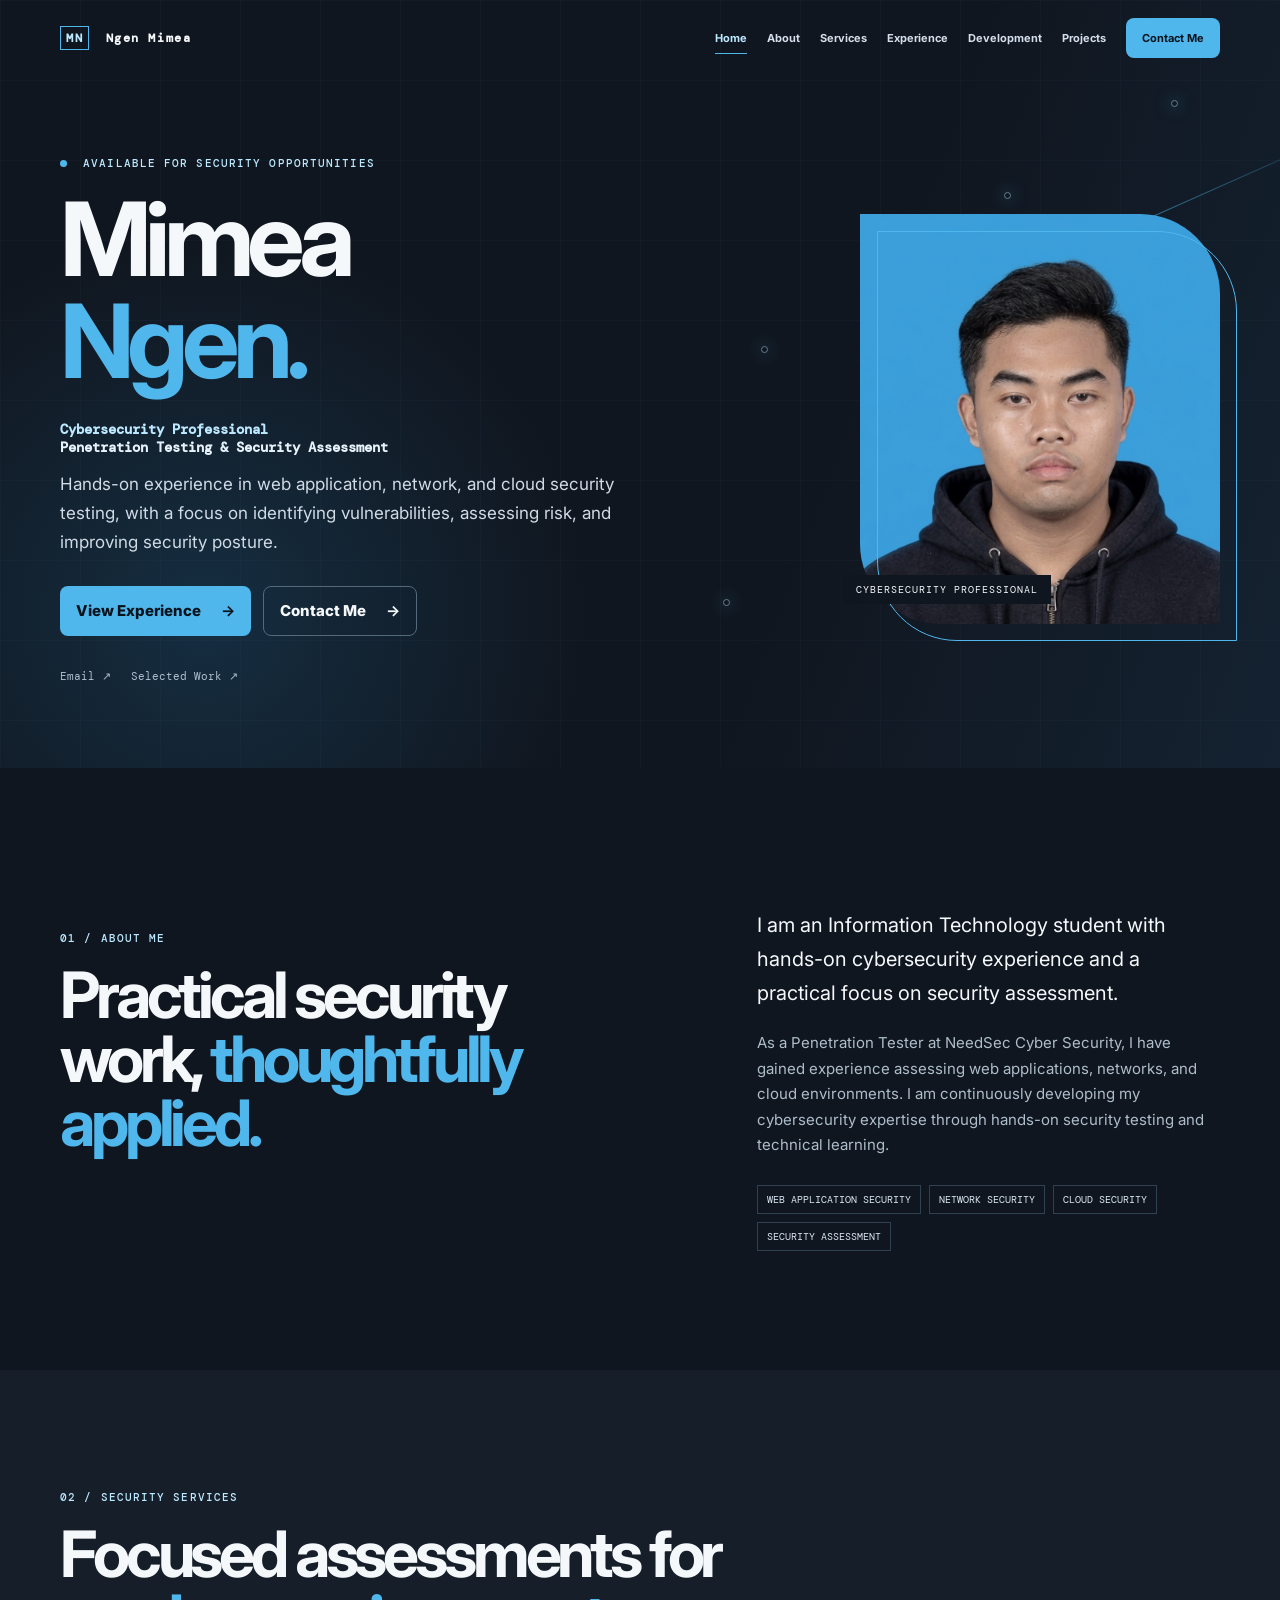
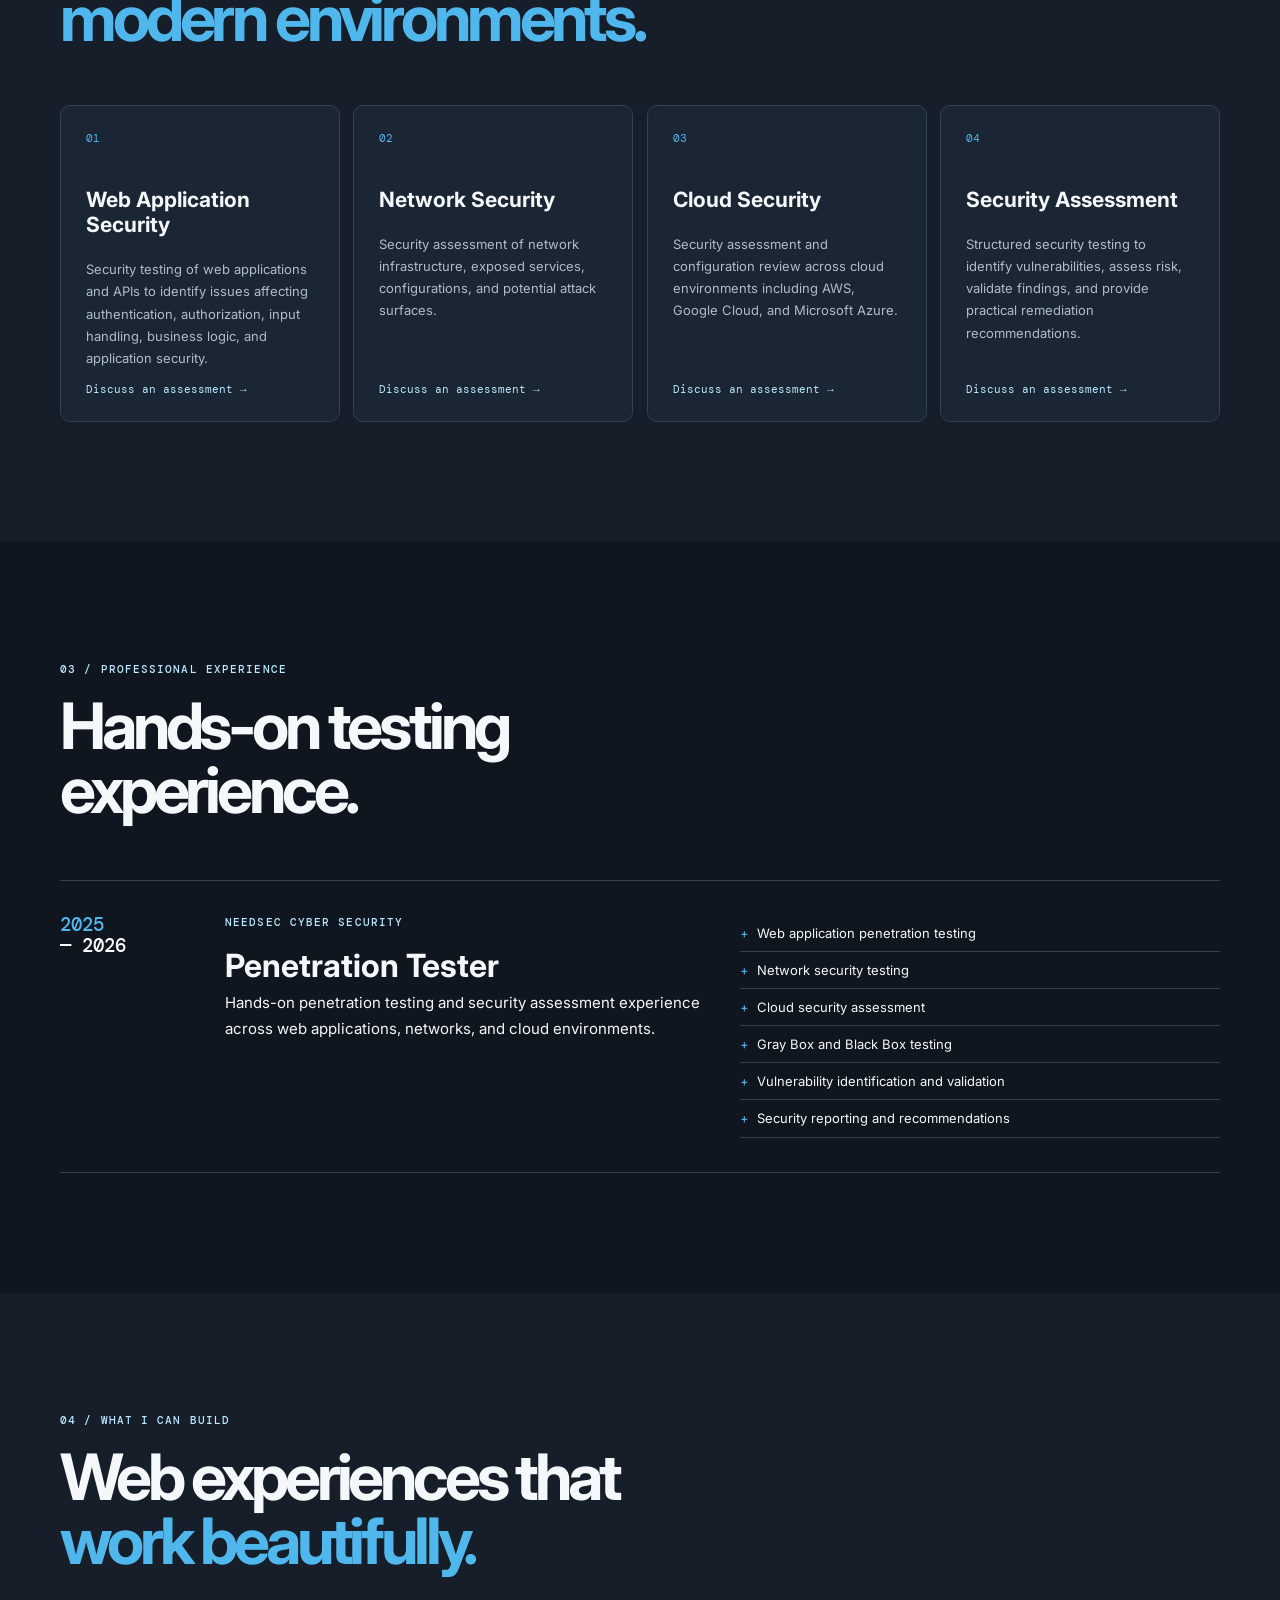
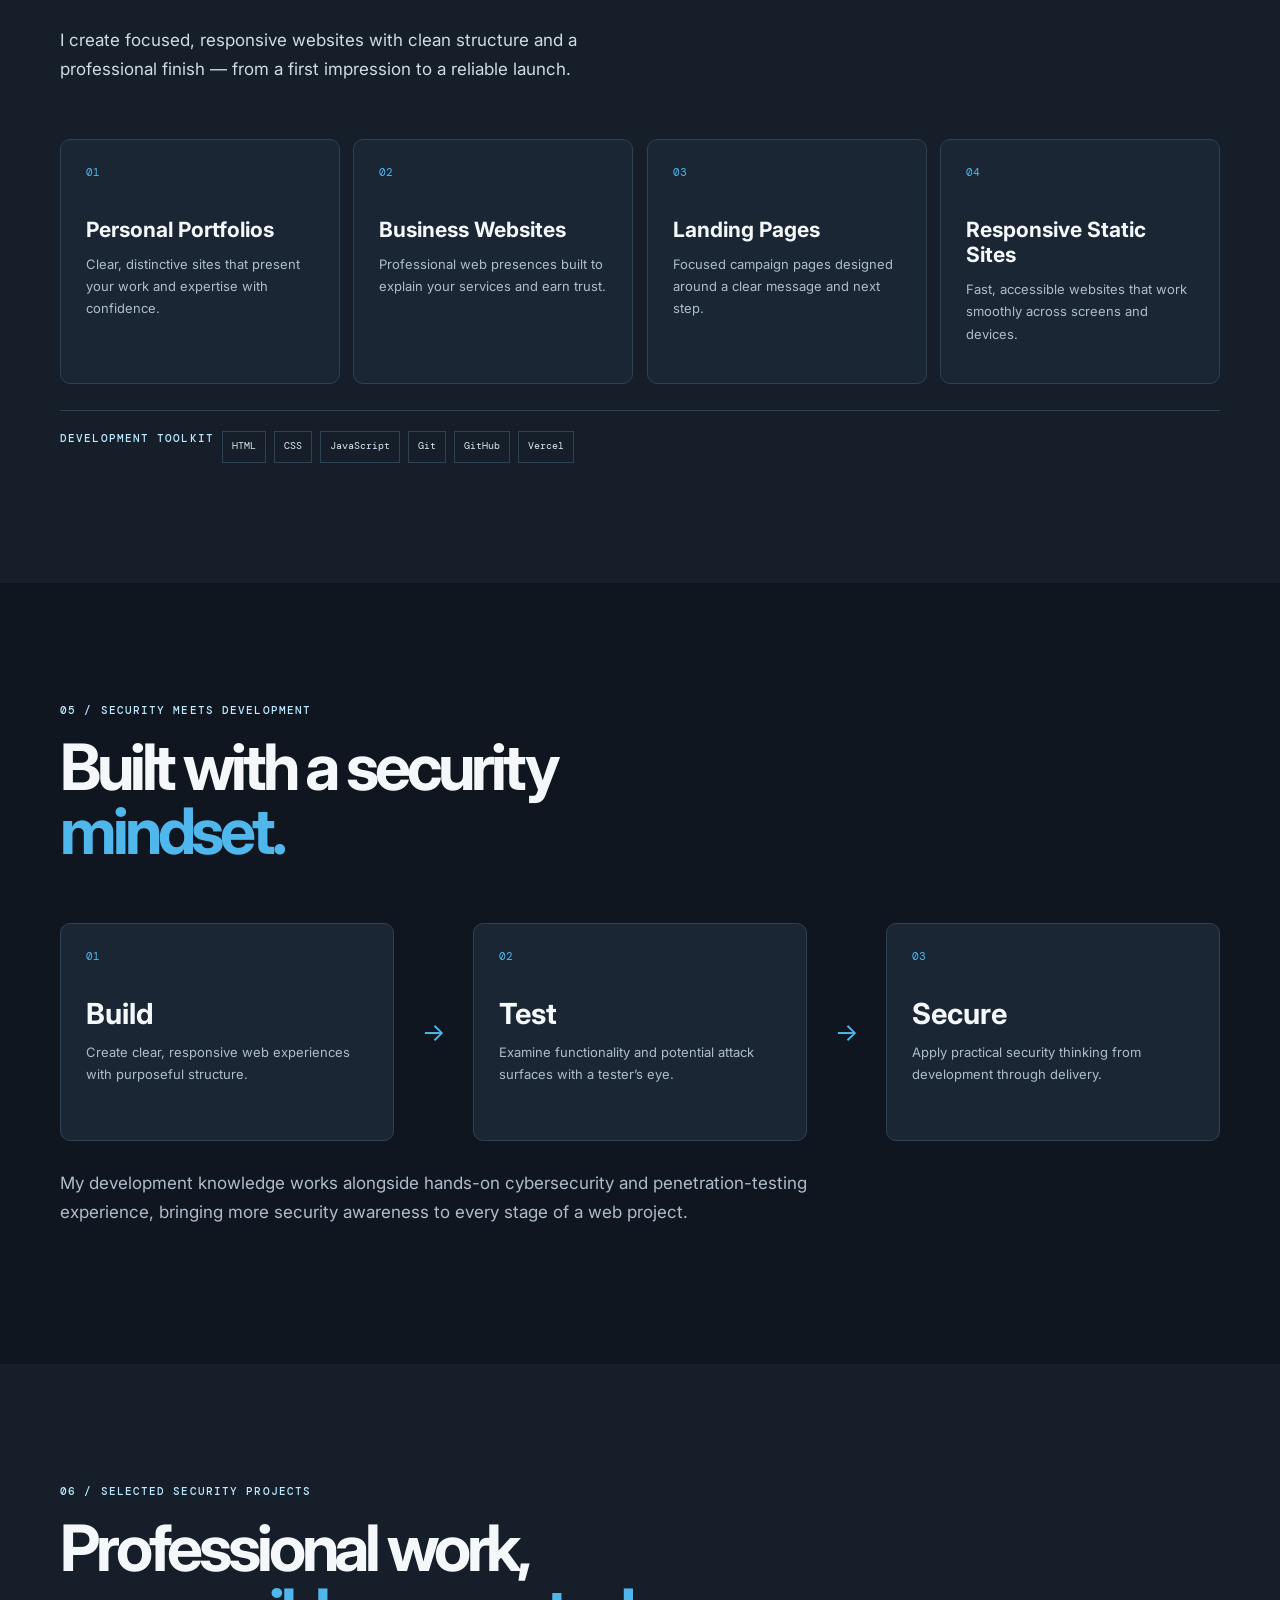
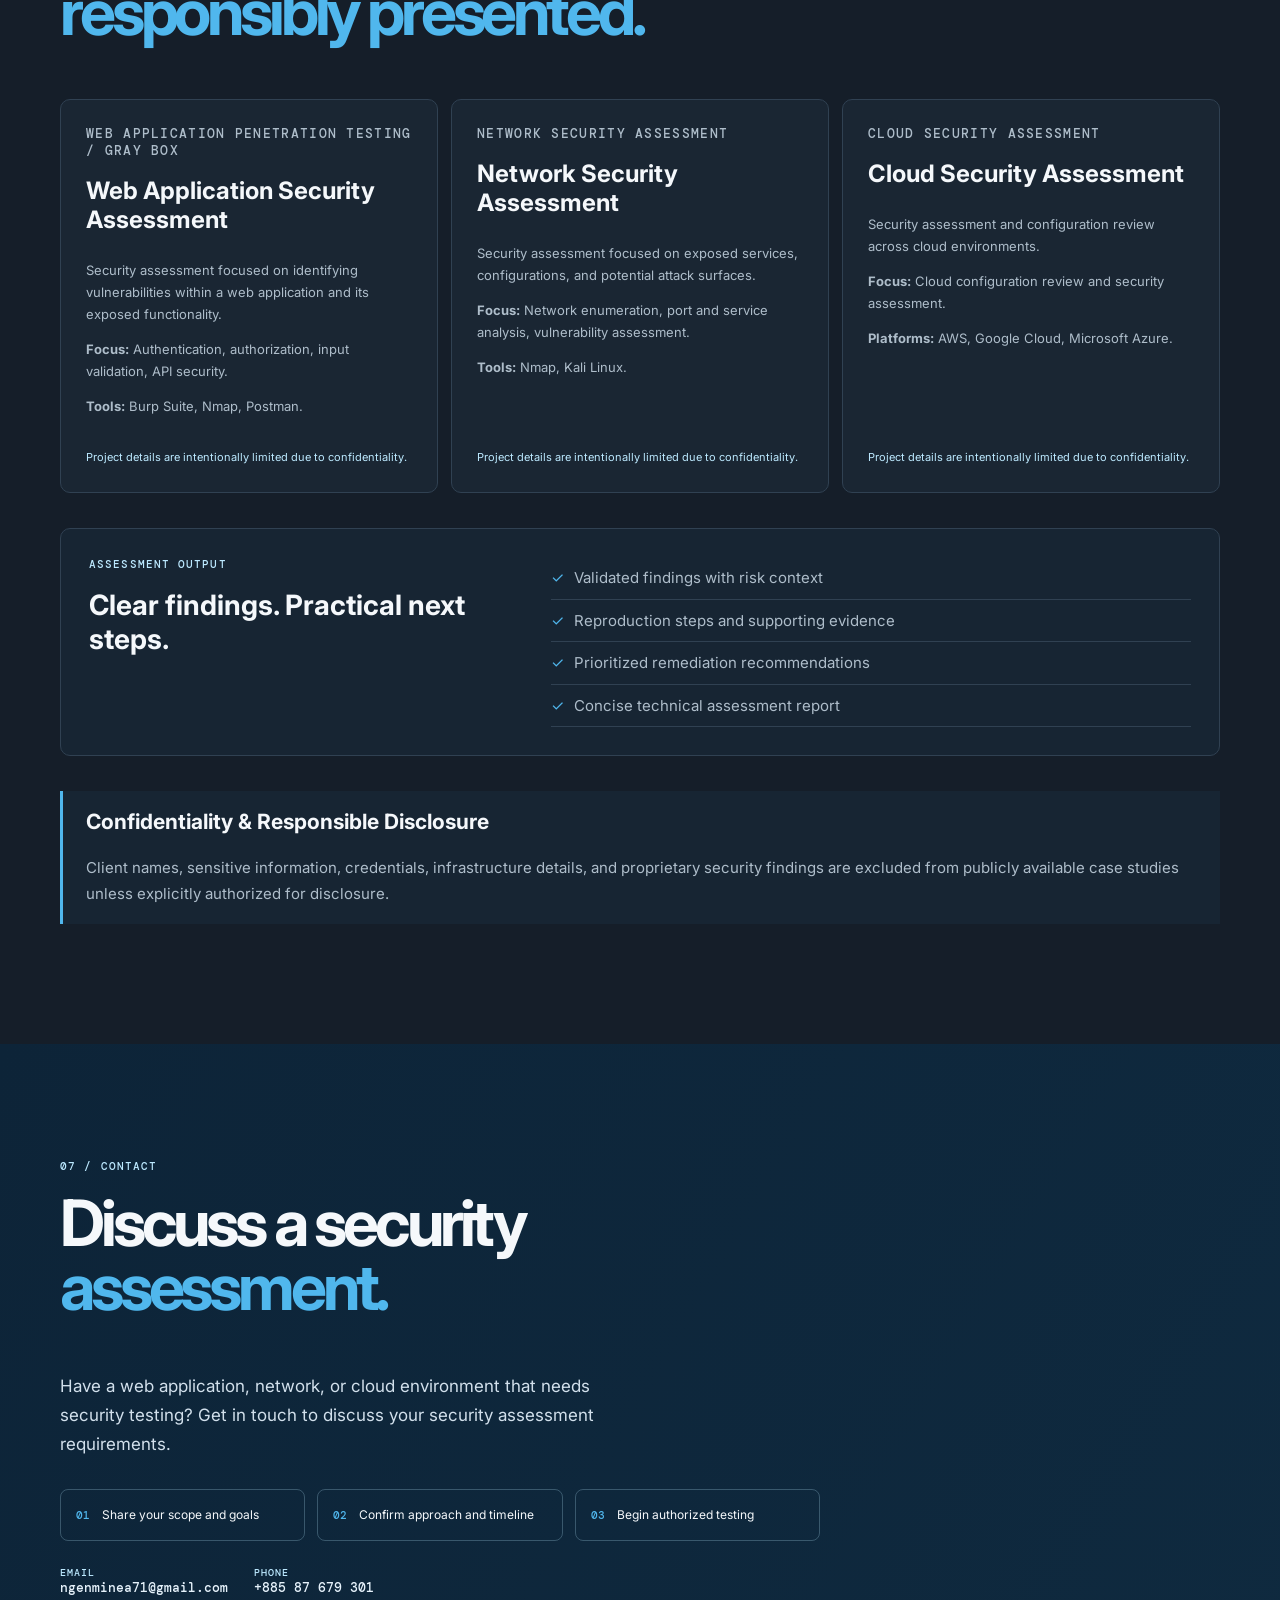
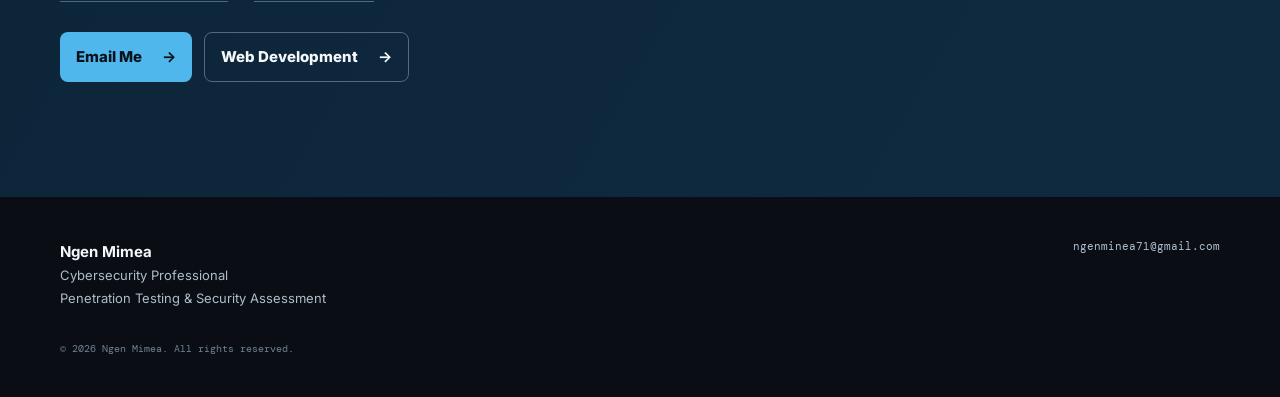
<file: index.html>
<!doctype html>
<html lang="en">
  <head>
    <meta charset="utf-8" />
    <meta name="viewport" content="width=device-width, initial-scale=1" />
    <meta
      name="description"
      content="Ngen Mimea &mdash; Cybersecurity Professional specialising in penetration testing and security assessment."
    />
    <meta name="theme-color" content="#10161f" />
    <meta property="og:type" content="website" />
    <meta property="og:title" content="Ngen Mimea | Cybersecurity Professional" />
    <meta
      property="og:description"
      content="Penetration testing and security assessment for web applications, networks, and cloud environments."
    />
    <meta property="og:image" content="assets/minea-ngen-portrait.jpg" />
    <meta name="twitter:card" content="summary_large_image" />
    <title>Ngen Mimea | Cybersecurity Professional</title>
    <link rel="preconnect" href="https://fonts.googleapis.com" />
    <link rel="preconnect" href="https://fonts.gstatic.com" crossorigin />
    <link
      href="https://fonts.googleapis.com/css2?family=DM+Mono:wght@400;500&family=Inter:wght@400;500;600;700;800&display=swap"
      rel="stylesheet"
    />
    <link rel="stylesheet" href="css/style.css" />
  </head>
  <body>
    <a class="skip-link" href="#main">Skip to content</a>
    <div class="scroll-progress" aria-hidden="true"><span></span></div>
    <header class="site-header">
      <nav class="nav container" aria-label="Primary navigation">
        <a class="brand" href="#home"><span>MN</span> Ngen Mimea</a
        ><button
          class="menu-toggle"
          aria-expanded="false"
          aria-controls="nav-links"
        >
          <span></span><span></span><span></span
          ><b class="sr-only">Open navigation</b>
        </button>
        <div class="nav-links" id="nav-links">
          <a href="#home">Home</a><a href="#about">About</a
          ><a href="#services">Services</a><a href="#experience">Experience</a
          ><a href="#build">Development</a><a href="#projects">Projects</a
          ><a class="nav-cta" href="#contact">Contact Me</a>
        </div>
      </nav>
    </header>
    <main id="main">
      <section id="home" class="hero">
        <div class="network" aria-hidden="true">
          <i></i><i></i><i></i><i></i><i></i>
        </div>
        <div class="container hero-grid">
          <div class="hero-content reveal">
            <p class="eyebrow"><i></i> AVAILABLE FOR SECURITY OPPORTUNITIES</p>
            <h1>Mimea<br /><em>Ngen.</em></h1>
            <p class="kicker">
              Cybersecurity Professional<br /><span
                >Penetration Testing &amp; Security Assessment</span
              >
            </p>
            <p class="hero-copy">
              Hands-on experience in web application, network, and cloud
              security testing, with a focus on identifying vulnerabilities,
              assessing risk, and improving security posture.
            </p>
            <div class="actions">
              <a class="button" href="#experience"
                >View Experience <b>&rarr;</b></a
              ><a class="button outline" href="#contact"
                >Contact Me <b>&rarr;</b></a
              >
            </div>
            <div class="socials">
              <a href="mailto:ngenminea71@gmail.com"
                >Email <span>&nearr;</span></a
              ><a href="#projects">Selected Work <span>&nearr;</span></a>
            </div>
          </div>
          <figure class="portrait reveal delay-1">
            <img
              src="assets/minea-ngen-portrait.jpg"
              alt="Ngen Mimea, Cybersecurity Professional"
              width="1024"
              height="1050"
              fetchpriority="high"
              decoding="async"
            />
            <figcaption><i></i> CYBERSECURITY PROFESSIONAL</figcaption>
          </figure>
        </div>
      </section>
      <section id="about" class="section">
        <div class="container two-col">
          <div class="reveal">
            <p class="eyebrow">01 / ABOUT ME</p>
            <h2>
              Practical security<br />work, <em>thoughtfully applied.</em>
            </h2>
          </div>
          <div class="body-copy reveal delay-1">
            <p class="lead">
              I am an Information Technology student with hands-on cybersecurity
              experience and a practical focus on security assessment.
            </p>
            <p>
              As a Penetration Tester at NeedSec Cyber Security, I have gained
              experience assessing web applications, networks, and cloud
              environments. I am continuously developing my cybersecurity
              expertise through hands-on security testing and technical
              learning.
            </p>
            <div class="focus">
              <span>WEB APPLICATION SECURITY</span><span>NETWORK SECURITY</span
              ><span>CLOUD SECURITY</span><span>SECURITY ASSESSMENT</span>
            </div>
          </div>
        </div>
      </section>
      <section id="services" class="section surface">
        <div class="container">
          <div class="reveal">
            <p class="eyebrow">02 / SECURITY SERVICES</p>
            <h2>Focused assessments for<br /><em>modern environments.</em></h2>
          </div>
          <div class="service-grid">
            <article class="reveal">
              <span>01</span>
              <h3>Web Application Security</h3>
              <p>
                Security testing of web applications and APIs to identify issues
                affecting authentication, authorization, input handling,
                business logic, and application security.
              </p>
              <a href="#contact">Discuss an assessment <b>&rarr;</b></a>
            </article>
            <article class="reveal delay-1">
              <span>02</span>
              <h3>Network Security</h3>
              <p>
                Security assessment of network infrastructure, exposed services,
                configurations, and potential attack surfaces.
              </p>
              <a href="#contact">Discuss an assessment <b>&rarr;</b></a>
            </article>
            <article class="reveal delay-2">
              <span>03</span>
              <h3>Cloud Security</h3>
              <p>
                Security assessment and configuration review across cloud
                environments including AWS, Google Cloud, and Microsoft Azure.
              </p>
              <a href="#contact">Discuss an assessment <b>&rarr;</b></a>
            </article>
            <article class="reveal delay-3">
              <span>04</span>
              <h3>Security Assessment</h3>
              <p>
                Structured security testing to identify vulnerabilities, assess
                risk, validate findings, and provide practical remediation
                recommendations.
              </p>
              <a href="#contact">Discuss an assessment <b>&rarr;</b></a>
            </article>
          </div>
        </div>
      </section>
      <section id="experience" class="section">
        <div class="container">
          <div class="reveal">
            <p class="eyebrow">03 / PROFESSIONAL EXPERIENCE</p>
            <h2>Hands-on testing<br />experience.</h2>
          </div>
          <article class="experience reveal">
            <div class="year">2025<br /><span>&mdash; 2026</span></div>
            <div>
              <p class="label">NEEDSEC CYBER SECURITY</p>
              <h3>Penetration Tester</h3>
              <p>
                Hands-on penetration testing and security assessment experience
                across web applications, networks, and cloud environments.
              </p>
            </div>
            <ul>
              <li>Web application penetration testing</li>
              <li>Network security testing</li>
              <li>Cloud security assessment</li>
              <li>Gray Box and Black Box testing</li>
              <li>Vulnerability identification and validation</li>
              <li>Security reporting and recommendations</li>
            </ul>
          </article>
        </div>
      </section>
      <section id="build" class="section surface">
        <div class="container">
          <div class="reveal">
            <p class="eyebrow">04 / WHAT I CAN BUILD</p>
            <h2>Web experiences that<br /><em>work beautifully.</em></h2>
            <p class="section-intro">
              I create focused, responsive websites with clean structure and a
              professional finish &mdash; from a first impression to a reliable
              launch.
            </p>
          </div>
          <div class="build-grid">
            <article class="build-card reveal">
              <span>01</span>
              <h3>Personal Portfolios</h3>
              <p>
                Clear, distinctive sites that present your work and expertise
                with confidence.
              </p>
            </article>
            <article class="build-card reveal delay-1">
              <span>02</span>
              <h3>Business Websites</h3>
              <p>
                Professional web presences built to explain your services and
                earn trust.
              </p>
            </article>
            <article class="build-card reveal delay-2">
              <span>03</span>
              <h3>Landing Pages</h3>
              <p>
                Focused campaign pages designed around a clear message and next
                step.
              </p>
            </article>
            <article class="build-card reveal delay-3">
              <span>04</span>
              <h3>Responsive Static Sites</h3>
              <p>
                Fast, accessible websites that work smoothly across screens and
                devices.
              </p>
            </article>
          </div>
          <div class="tech-stack reveal">
            <p class="label">DEVELOPMENT TOOLKIT</p>
            <span>HTML</span><span>CSS</span><span>JavaScript</span
            ><span>Git</span><span>GitHub</span><span>Vercel</span>
          </div>
        </div>
      </section>
      <section id="process" class="section">
        <div class="container">
          <div class="reveal">
            <p class="eyebrow">05 / SECURITY MEETS DEVELOPMENT</p>
            <h2>Built with a security<br /><em>mindset.</em></h2>
          </div>
          <div class="security-flow reveal" aria-label="Build, test, secure">
            <div>
              <b>01</b>
              <h3>Build</h3>
              <p>
                Create clear, responsive web experiences with purposeful
                structure.
              </p>
            </div>
            <i>&rarr;</i>
            <div>
              <b>02</b>
              <h3>Test</h3>
              <p>
                Examine functionality and potential attack surfaces with a
                tester’s eye.
              </p>
            </div>
            <i>&rarr;</i>
            <div>
              <b>03</b>
              <h3>Secure</h3>
              <p>
                Apply practical security thinking from development through
                delivery.
              </p>
            </div>
          </div>
          <p class="security-note reveal">
            My development knowledge works alongside hands-on cybersecurity and
            penetration-testing experience, bringing more security awareness to
            every stage of a web project.
          </p>
        </div>
      </section>
      <section id="projects" class="section surface">
        <div class="container">
          <div class="reveal">
            <p class="eyebrow">06 / SELECTED SECURITY PROJECTS</p>
            <h2>Professional work,<br /><em>responsibly presented.</em></h2>
          </div>
          <div class="project-grid">
            <article class="reveal">
              <p class="label">
                WEB APPLICATION PENETRATION TESTING / GRAY BOX
              </p>
              <h3>Web Application Security Assessment</h3>
              <p>
                Security assessment focused on identifying vulnerabilities
                within a web application and its exposed functionality.
              </p>
              <p>
                <b>Focus:</b> Authentication, authorization, input validation,
                API security.
              </p>
              <p><b>Tools:</b> Burp Suite, Nmap, Postman.</p>
              <small
                >Project details are intentionally limited due to
                confidentiality.</small
              >
            </article>
            <article class="reveal delay-1">
              <p class="label">NETWORK SECURITY ASSESSMENT</p>
              <h3>Network Security Assessment</h3>
              <p>
                Security assessment focused on exposed services, configurations,
                and potential attack surfaces.
              </p>
              <p>
                <b>Focus:</b> Network enumeration, port and service analysis,
                vulnerability assessment.
              </p>
              <p><b>Tools:</b> Nmap, Kali Linux.</p>
              <small
                >Project details are intentionally limited due to
                confidentiality.</small
              >
            </article>
            <article class="reveal delay-2">
              <p class="label">CLOUD SECURITY ASSESSMENT</p>
              <h3>Cloud Security Assessment</h3>
              <p>
                Security assessment and configuration review across cloud
                environments.
              </p>
              <p>
                <b>Focus:</b> Cloud configuration review and security
                assessment.
              </p>
              <p><b>Platforms:</b> AWS, Google Cloud, Microsoft Azure.</p>
              <small
                >Project details are intentionally limited due to
                confidentiality.</small
              >
            </article>
          </div>
          <div class="deliverables reveal" aria-labelledby="deliverables-title">
            <div>
              <p class="eyebrow">ASSESSMENT OUTPUT</p>
              <h3 id="deliverables-title">Clear findings. Practical next steps.</h3>
            </div>
            <ul>
              <li>Validated findings with risk context</li>
              <li>Reproduction steps and supporting evidence</li>
              <li>Prioritized remediation recommendations</li>
              <li>Concise technical assessment report</li>
            </ul>
          </div>
          <aside class="notice reveal">
            <h3>Confidentiality &amp; Responsible Disclosure</h3>
            <p>
              Client names, sensitive information, credentials, infrastructure
              details, and proprietary security findings are excluded from
              publicly available case studies unless explicitly authorized for
              disclosure.
            </p>
          </aside>
        </div>
      </section>
      <section id="contact" class="contact">
        <div class="container reveal">
          <p class="eyebrow">07 / CONTACT</p>
          <h2>Discuss a security<br /><em>assessment.</em></h2>
          <p>
            Have a web application, network, or cloud environment that needs
            security testing? Get in touch to discuss your security assessment
            requirements.
          </p>
          <ol class="contact-steps" aria-label="What happens next">
            <li><b>01</b><span>Share your scope and goals</span></li>
            <li><b>02</b><span>Confirm approach and timeline</span></li>
            <li><b>03</b><span>Begin authorized testing</span></li>
          </ol>
          <div class="contact-details">
            <a href="mailto:ngenminea71@gmail.com"
              ><span>Email</span> ngenminea71@gmail.com</a
            ><a href="tel:+885087679301"><span>Phone</span> +885 87 679 301</a>
          </div>
          <div class="actions">
            <a class="button" href="mailto:ngenminea71@gmail.com"
              >Email Me <b>&rarr;</b></a
            ><a class="button outline" href="#build"
              >Web Development <b>&rarr;</b></a
            >
          </div>
        </div>
      </section>
    </main>
    <button class="back-to-top" type="button" aria-label="Back to top">
      &uarr;
    </button>
    <footer>
      <div class="container footer-grid">
        <div>
          <strong>Ngen Mimea</strong>
          <p>
            Cybersecurity Professional<br />Penetration Testing &amp; Security
            Assessment
          </p>
        </div>
        <a href="mailto:ngenminea71@gmail.com">ngenminea71@gmail.com</a
        ><small>&copy; 2026 Ngen Mimea. All rights reserved.</small>
      </div>
    </footer>
    <script src="js/script.js"></script>
  </body>
</html>
</file>
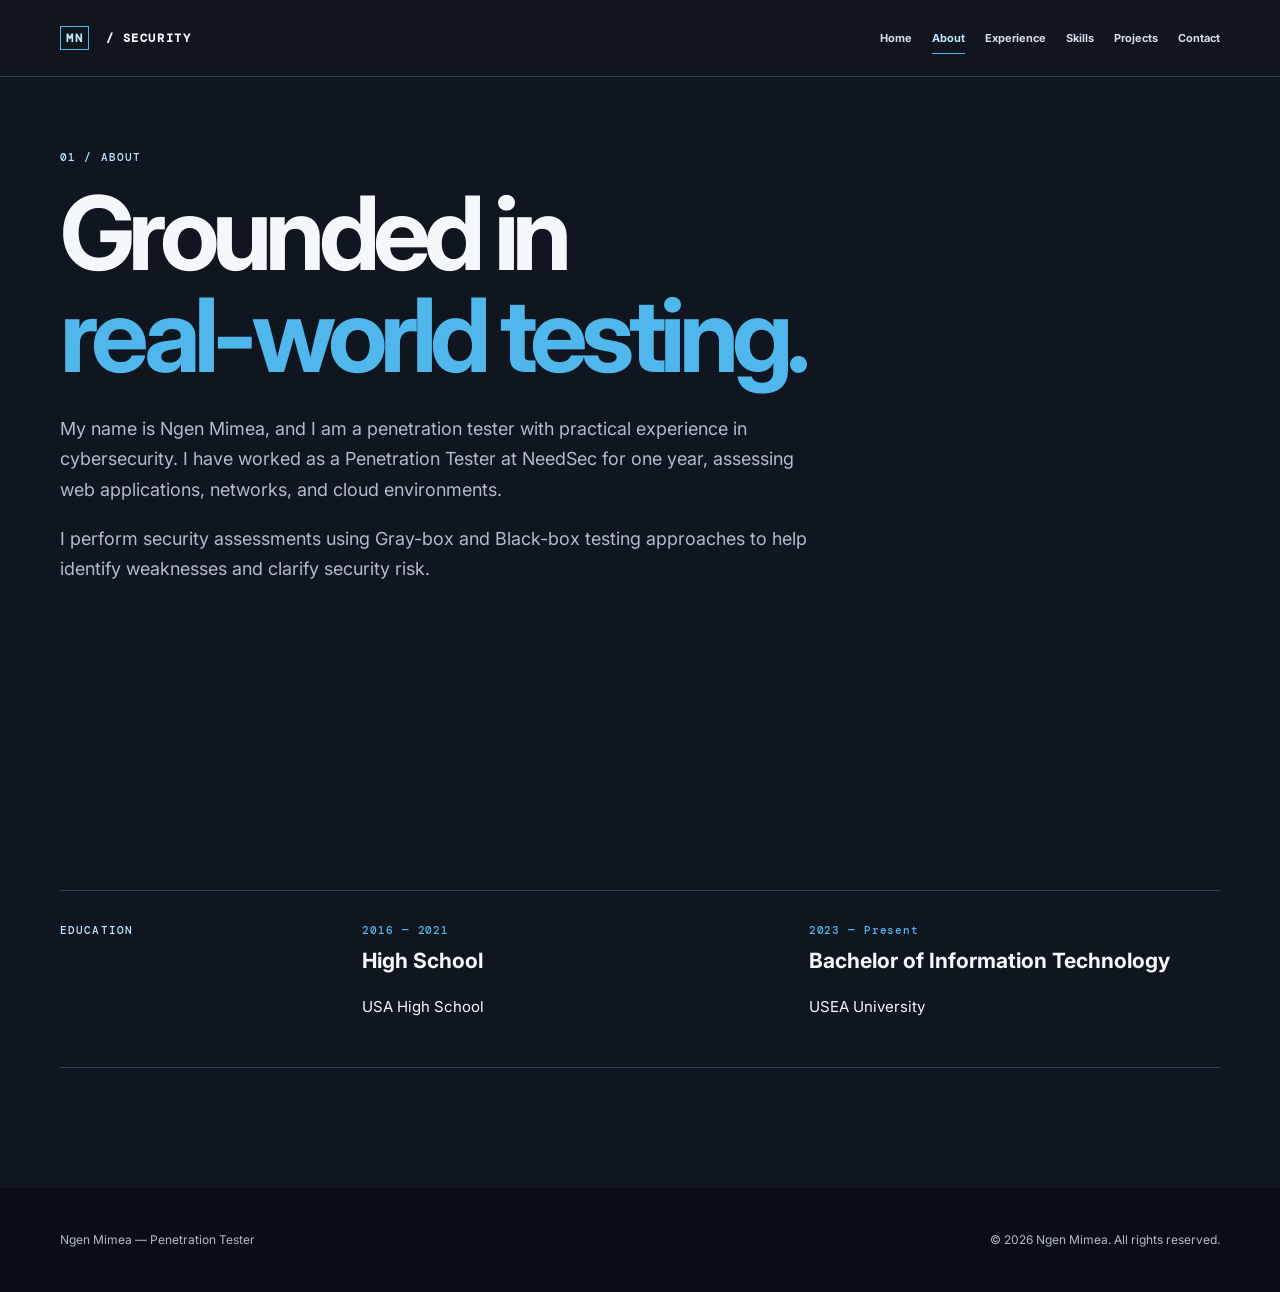
<file: about/index.html>
<!doctype html>
<html lang="en">
  <head>
    <meta charset="utf-8" />
    <meta name="viewport" content="width=device-width,initial-scale=1" />
    <meta name="description" content="About Ngen Mimea, Penetration Tester." />
    <title>About | Ngen Mimea</title>
    <link rel="preconnect" href="https://fonts.googleapis.com" />
    <link rel="preconnect" href="https://fonts.gstatic.com" crossorigin />
    <link
      href="https://fonts.googleapis.com/css2?family=DM+Mono:wght@400;500&family=Inter:wght@400;500;600;700;800&display=swap"
      rel="stylesheet"
    />
    <link rel="stylesheet" href="../css/style.css" />
  </head>
  <body class="inner-page">
    <header class="site-header">
      <nav class="nav container" aria-label="Primary navigation">
        <a class="brand" href="../index.html"><span>MN</span> / SECURITY</a
        ><button
          class="menu-toggle"
          aria-expanded="false"
          aria-controls="nav-links"
        >
          <span></span><span></span><span></span
          ><span class="sr-only">Open navigation</span>
        </button>
        <div class="nav-links" id="nav-links">
          <a href="../index.html">Home</a><a class="active" href="./">About</a
          ><a href="../experience/">Experience</a><a href="../skills/">Skills</a
          ><a href="../projects/">Projects</a><a href="../contact/">Contact</a>
        </div>
      </nav>
    </header>
    <main>
      <section class="inner-hero">
        <div class="container">
          <p class="eyebrow">01 / ABOUT</p>
          <h1>Grounded in<br /><em>real-world testing.</em></h1>
          <p>
            My name is Ngen Mimea, and I am a penetration tester with practical
            experience in cybersecurity. I have worked as a Penetration Tester
            at NeedSec for one year, assessing web applications, networks, and
            cloud environments.
          </p>
          <p>
            I perform security assessments using Gray-box and Black-box testing
            approaches to help identify weaknesses and clarify security risk.
          </p>
        </div>
      </section>
      <section class="section">
        <div class="container">
          <div class="education-grid">
            <p class="eyebrow">EDUCATION</p>
            <div>
              <p class="education-year">2016 &mdash; 2021</p>
              <h3>High School</h3>
              <p>USA High School</p>
            </div>
            <div>
              <p class="education-year">2023 &mdash; Present</p>
              <h3>Bachelor of Information Technology</h3>
              <p>USEA University</p>
            </div>
          </div>
        </div>
      </section>
    </main>
    <footer>
      <div class="container">
        <span>Ngen Mimea &mdash; Penetration Tester</span
        ><span>&copy; 2026 Ngen Mimea. All rights reserved.</span>
      </div>
    </footer>
    <script src="../js/script.js"></script>
  </body>
</html>
</file>
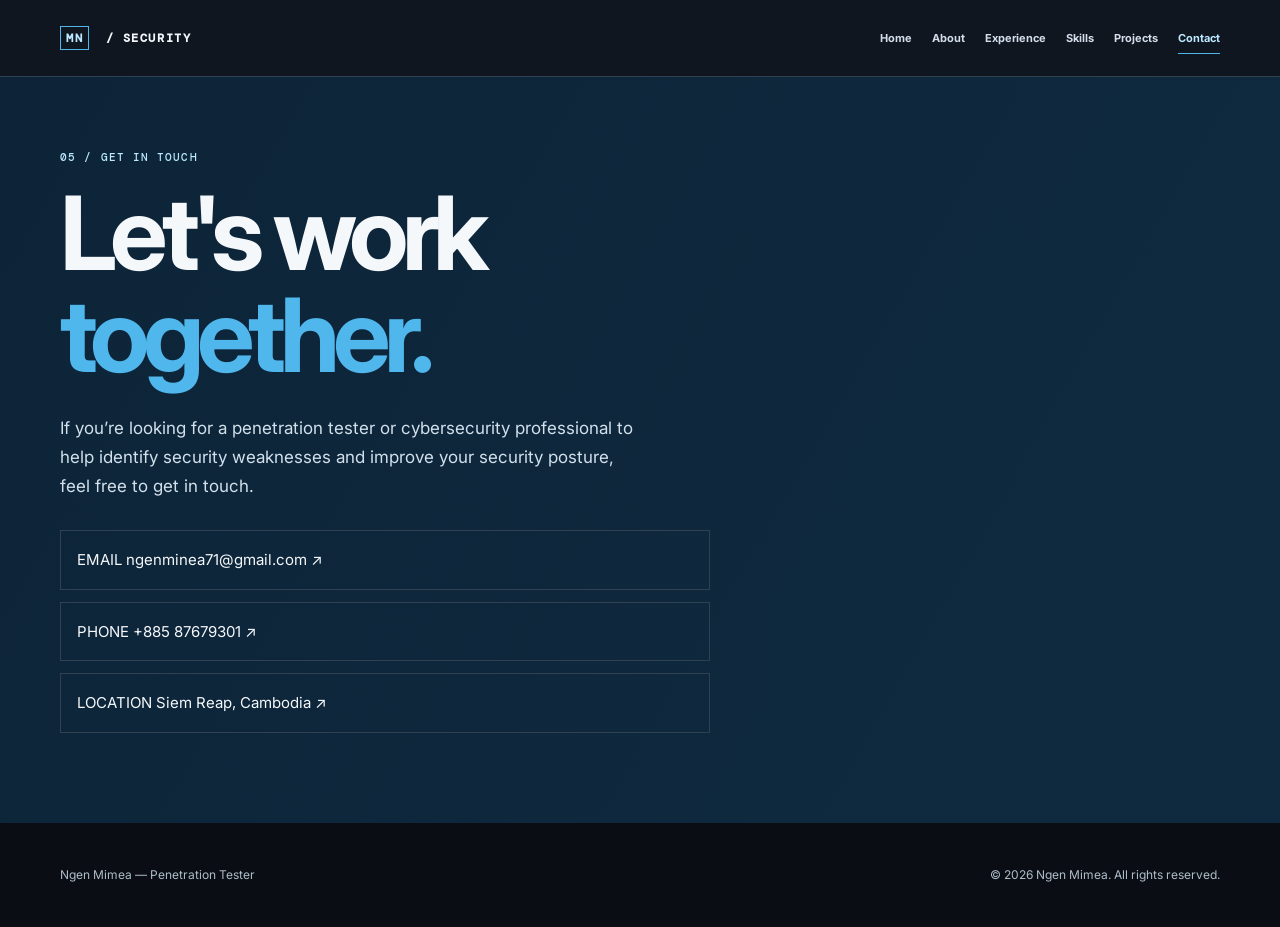
<file: contact/index.html>
<!doctype html>
<html lang="en">
  <head>
    <meta charset="utf-8" />
    <meta name="viewport" content="width=device-width,initial-scale=1" />
    <title>Contact | Ngen Mimea</title>
    <link rel="preconnect" href="https://fonts.googleapis.com" />
    <link rel="preconnect" href="https://fonts.gstatic.com" crossorigin />
    <link
      href="https://fonts.googleapis.com/css2?family=DM+Mono:wght@400;500&family=Inter:wght@400;500;600;700;800&display=swap"
      rel="stylesheet"
    />
    <link rel="stylesheet" href="../css/style.css" />
  </head>
  <body class="inner-page">
    <header class="site-header">
      <nav class="nav container" aria-label="Primary navigation">
        <a class="brand" href="../index.html"><span>MN</span> / SECURITY</a
        ><button
          class="menu-toggle"
          aria-expanded="false"
          aria-controls="nav-links"
        >
          <span></span><span></span><span></span
          ><span class="sr-only">Open navigation</span>
        </button>
        <div class="nav-links" id="nav-links">
          <a href="../index.html">Home</a><a href="../about/">About</a
          ><a href="../experience/">Experience</a><a href="../skills/">Skills</a
          ><a href="../projects/">Projects</a
          ><a class="active" href="./">Contact</a>
        </div>
      </nav>
    </header>
    <main>
      <section class="contact inner-contact">
        <div class="container">
          <p class="eyebrow">05 / GET IN TOUCH</p>
          <h1>Let's work<br /><em>together.</em></h1>
          <p>
            If you’re looking for a penetration tester or cybersecurity
            professional to help identify security weaknesses and improve your
            security posture, feel free to get in touch.
          </p>
          <div class="contact-links">
            <a href="mailto:ngenminea71@gmail.com"
              >EMAIL <span>ngenminea71@gmail.com</span> &nearr;</a
            ><a href="tel:+885087679301"
              >PHONE <span>+885 87679301</span> &nearr;</a
            ><a href="#location"
              >LOCATION <span>Siem Reap, Cambodia</span> &nearr;</a
            >
          </div>
        </div>
      </section>
    </main>
    <footer>
      <div class="container">
        <span>Ngen Mimea &mdash; Penetration Tester</span
        ><span>&copy; 2026 Ngen Mimea. All rights reserved.</span>
      </div>
    </footer>
    <script src="../js/script.js"></script>
  </body>
</html>
</file>
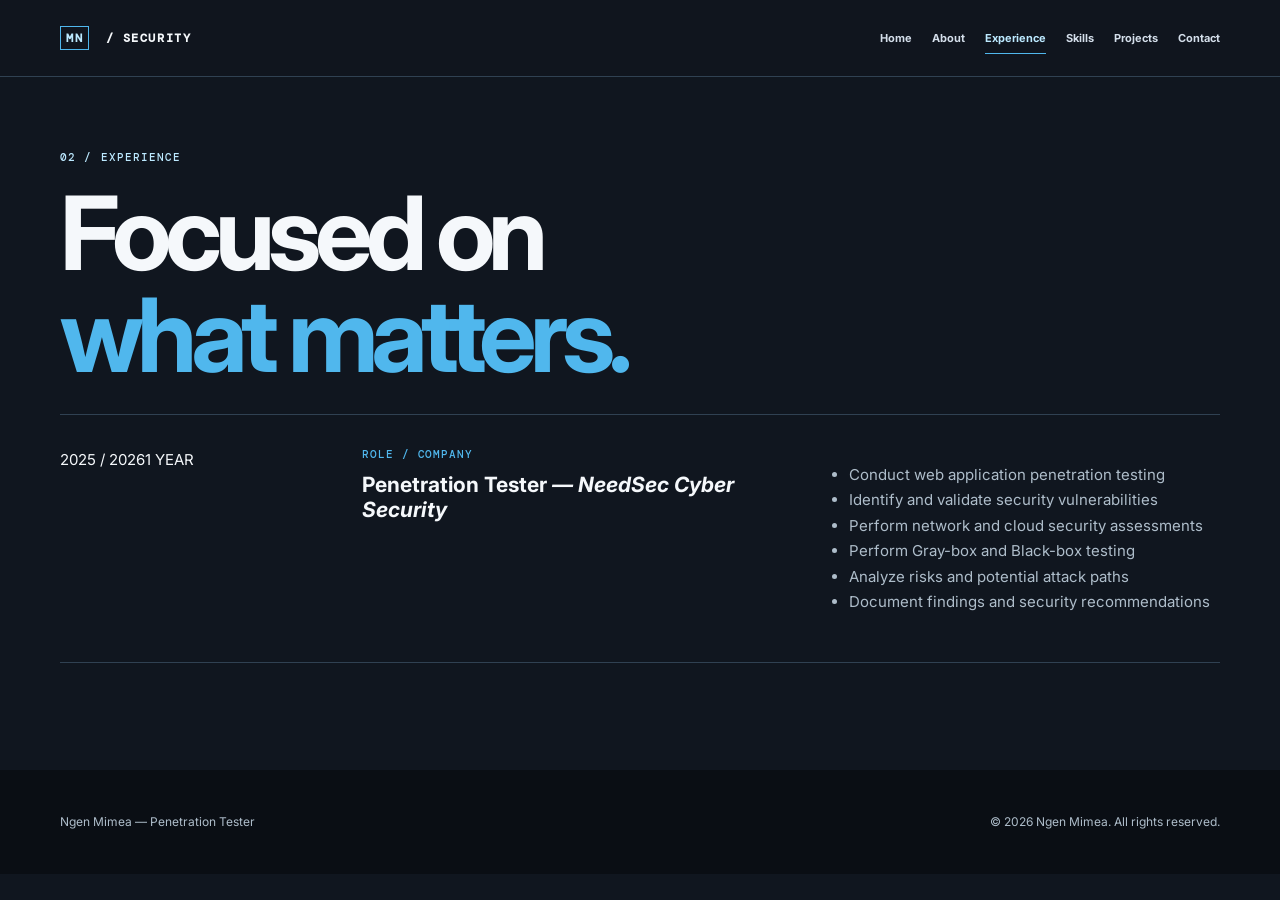
<file: experience/index.html>
<!doctype html>
<html lang="en">
  <head>
    <meta charset="utf-8" />
    <meta name="viewport" content="width=device-width,initial-scale=1" />
    <title>Experience | Ngen Mimea</title>
    <link rel="preconnect" href="https://fonts.googleapis.com" />
    <link rel="preconnect" href="https://fonts.gstatic.com" crossorigin />
    <link
      href="https://fonts.googleapis.com/css2?family=DM+Mono:wght@400;500&family=Inter:wght@400;500;600;700;800&display=swap"
      rel="stylesheet"
    />
    <link rel="stylesheet" href="../css/style.css" />
  </head>
  <body class="inner-page">
    <header class="site-header">
      <nav class="nav container" aria-label="Primary navigation">
        <a class="brand" href="../index.html"><span>MN</span> / SECURITY</a
        ><button
          class="menu-toggle"
          aria-expanded="false"
          aria-controls="nav-links"
        >
          <span></span><span></span><span></span
          ><span class="sr-only">Open navigation</span>
        </button>
        <div class="nav-links" id="nav-links">
          <a href="../index.html">Home</a><a href="../about/">About</a
          ><a class="active" href="./">Experience</a
          ><a href="../skills/">Skills</a><a href="../projects/">Projects</a
          ><a href="../contact/">Contact</a>
        </div>
      </nav>
    </header>
    <main>
      <section class="inner-hero">
        <div class="container">
          <p class="eyebrow">02 / EXPERIENCE</p>
          <h1>Focused on<br /><em>what matters.</em></h1>
          <article class="experience-card">
            <div class="experience-meta">
              <span>2025 / 2026</span><span>1 YEAR</span>
            </div>
            <div class="experience-title">
              <p class="mono">ROLE / COMPANY</p>
              <h3>
                Penetration Tester <em>&mdash; NeedSec Cyber Security</em>
              </h3>
            </div>
            <ul class="responsibilities">
              <li>Conduct web application penetration testing</li>
              <li>Identify and validate security vulnerabilities</li>
              <li>Perform network and cloud security assessments</li>
              <li>Perform Gray-box and Black-box testing</li>
              <li>Analyze risks and potential attack paths</li>
              <li>Document findings and security recommendations</li>
            </ul>
          </article>
        </div>
      </section>
    </main>
    <footer>
      <div class="container">
        <span>Ngen Mimea &mdash; Penetration Tester</span
        ><span>&copy; 2026 Ngen Mimea. All rights reserved.</span>
      </div>
    </footer>
    <script src="../js/script.js"></script>
  </body>
</html>
</file>
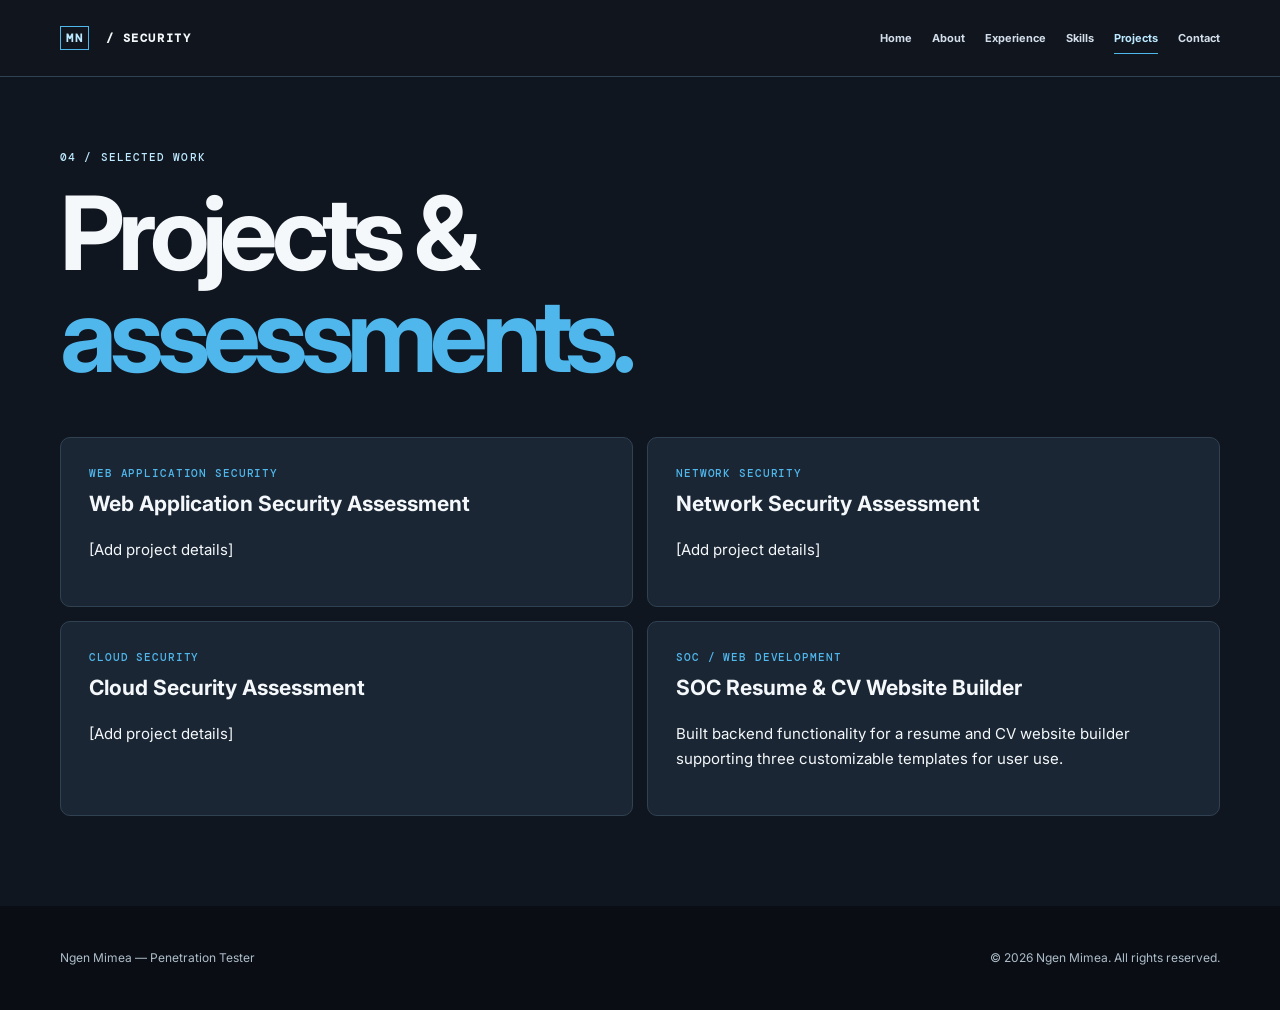
<file: projects/index.html>
<!doctype html>
<html lang="en">
  <head>
    <meta charset="utf-8" />
    <meta name="viewport" content="width=device-width,initial-scale=1" />
    <title>Projects | Ngen Mimea</title>
    <link rel="preconnect" href="https://fonts.googleapis.com" />
    <link rel="preconnect" href="https://fonts.gstatic.com" crossorigin />
    <link
      href="https://fonts.googleapis.com/css2?family=DM+Mono:wght@400;500&family=Inter:wght@400;500;600;700;800&display=swap"
      rel="stylesheet"
    />
    <link rel="stylesheet" href="../css/style.css" />
  </head>
  <body class="inner-page">
    <header class="site-header">
      <nav class="nav container" aria-label="Primary navigation">
        <a class="brand" href="../index.html"><span>MN</span> / SECURITY</a
        ><button
          class="menu-toggle"
          aria-expanded="false"
          aria-controls="nav-links"
        >
          <span></span><span></span><span></span
          ><span class="sr-only">Open navigation</span>
        </button>
        <div class="nav-links" id="nav-links">
          <a href="../index.html">Home</a><a href="../about/">About</a
          ><a href="../experience/">Experience</a><a href="../skills/">Skills</a
          ><a class="active" href="./">Projects</a
          ><a href="../contact/">Contact</a>
        </div>
      </nav>
    </header>
    <main>
      <section class="inner-hero">
        <div class="container">
          <p class="eyebrow">04 / SELECTED WORK</p>
          <h1>Projects &amp;<br /><em>assessments.</em></h1>
          <div class="projects-grid">
            <article class="project-card">
              <p class="project-type">WEB APPLICATION SECURITY</p>
              <h3>Web Application Security Assessment</h3>
              <p>[Add project details]</p>
            </article>
            <article class="project-card">
              <p class="project-type">NETWORK SECURITY</p>
              <h3>Network Security Assessment</h3>
              <p>[Add project details]</p>
            </article>
            <article class="project-card">
              <p class="project-type">CLOUD SECURITY</p>
              <h3>Cloud Security Assessment</h3>
              <p>[Add project details]</p>
            </article>
            <article class="project-card">
              <p class="project-type">SOC / WEB DEVELOPMENT</p>
              <h3>SOC Resume &amp; CV Website Builder</h3>
              <p>
                Built backend functionality for a resume and CV website builder
                supporting three customizable templates for user use.
              </p>
            </article>
          </div>
        </div>
      </section>
    </main>
    <footer>
      <div class="container">
        <span>Ngen Mimea &mdash; Penetration Tester</span
        ><span>&copy; 2026 Ngen Mimea. All rights reserved.</span>
      </div>
    </footer>
    <script src="../js/script.js"></script>
  </body>
</html>
</file>
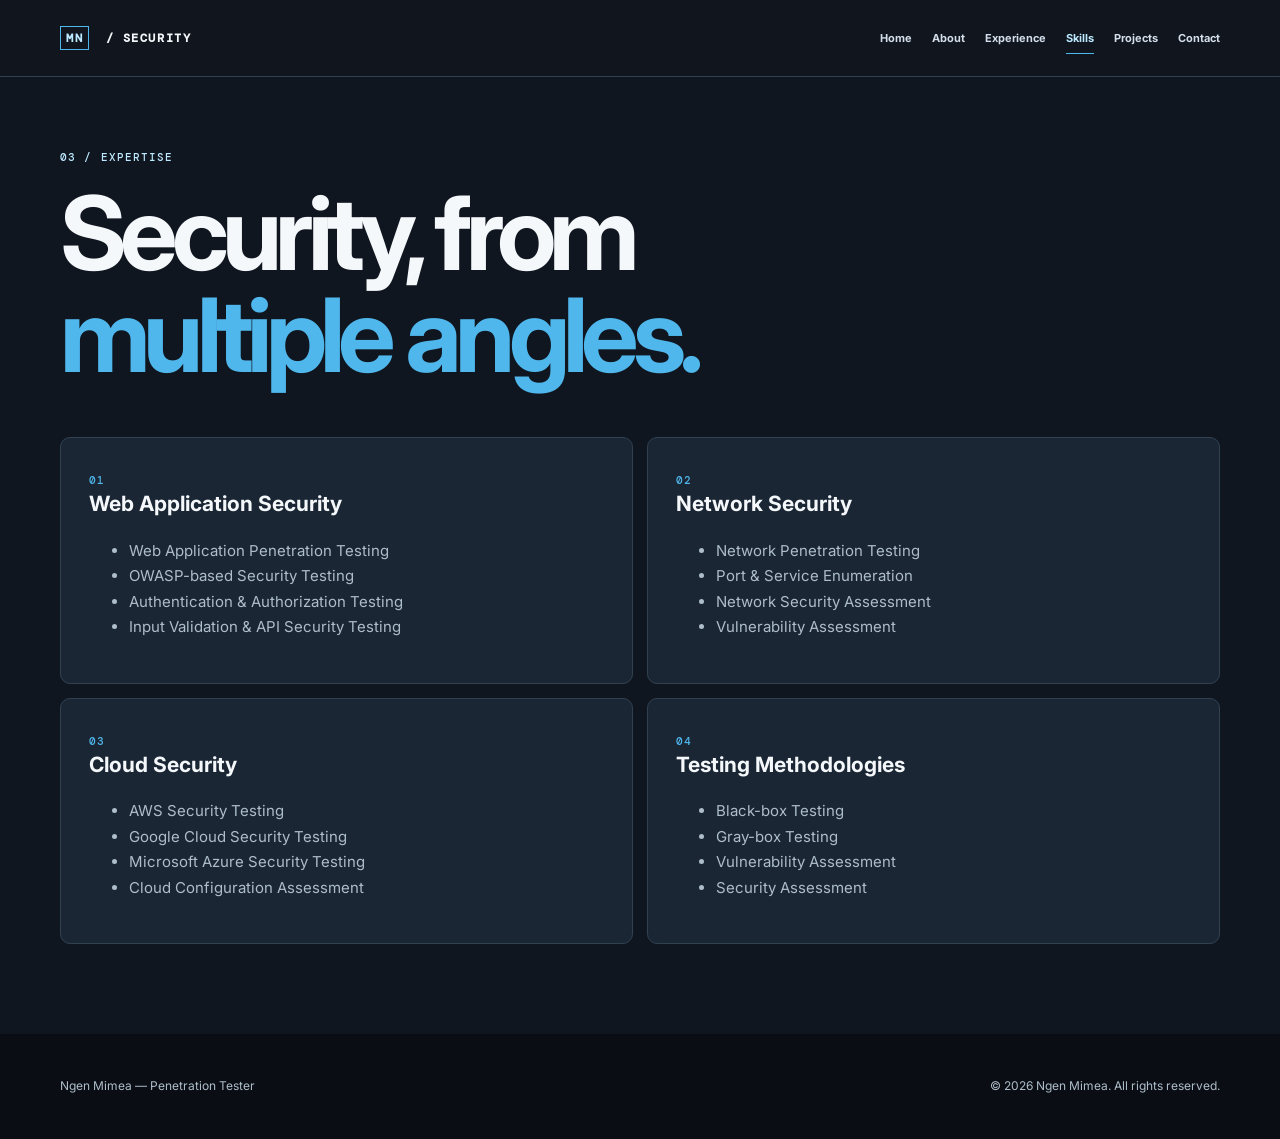
<file: skills/index.html>
<!doctype html>
<html lang="en">
  <head>
    <meta charset="utf-8" />
    <meta name="viewport" content="width=device-width,initial-scale=1" />
    <title>Skills | Ngen Mimea</title>
    <link rel="preconnect" href="https://fonts.googleapis.com" />
    <link rel="preconnect" href="https://fonts.gstatic.com" crossorigin />
    <link
      href="https://fonts.googleapis.com/css2?family=DM+Mono:wght@400;500&family=Inter:wght@400;500;600;700;800&display=swap"
      rel="stylesheet"
    />
    <link rel="stylesheet" href="../css/style.css" />
  </head>
  <body class="inner-page">
    <header class="site-header">
      <nav class="nav container" aria-label="Primary navigation">
        <a class="brand" href="../index.html"><span>MN</span> / SECURITY</a
        ><button
          class="menu-toggle"
          aria-expanded="false"
          aria-controls="nav-links"
          dsad
        >
          <span></span><span></span><span></span
          ><span class="sr-only">Open navigation</span>
        </button>
        <div class="nav-links" id="nav-links">
          <a href="../index.html">Home</a><a href="../about/">About</a
          ><a href="../experience/">Experience</a
          ><a class="active" href="./">Skills</a
          ><a href="../projects/">Projects</a><a href="../contact/">Contact</a>
        </div>
      </nav>
    </header>
    <main>
      <section class="inner-hero">
        <div class="container">
          <p class="eyebrow">03 / EXPERTISE</p>
          <h1>Security, from<br /><em>multiple angles.</em></h1>
          <div class="skills-grid">
            <article class="skill-card">
              <span class="card-number">01</span>
              <h3>Web Application Security</h3>
              <ul>
                <li>Web Application Penetration Testing</li>
                <li>OWASP-based Security Testing</li>
                <li>Authentication &amp; Authorization Testing</li>
                <li>Input Validation &amp; API Security Testing</li>
              </ul>
            </article>
            <article class="skill-card">
              <span class="card-number">02</span>
              <h3>Network Security</h3>
              <ul>
                <li>Network Penetration Testing</li>
                <li>Port &amp; Service Enumeration</li>
                <li>Network Security Assessment</li>
                <li>Vulnerability Assessment</li>
              </ul>
            </article>
            <article class="skill-card">
              <span class="card-number">03</span>
              <h3>Cloud Security</h3>
              <ul>
                <li>AWS Security Testing</li>
                <li>Google Cloud Security Testing</li>
                <li>Microsoft Azure Security Testing</li>
                <li>Cloud Configuration Assessment</li>
              </ul>
            </article>
            <article class="skill-card">
              <span class="card-number">04</span>
              <h3>Testing Methodologies</h3>
              <ul>
                <li>Black-box Testing</li>
                <li>Gray-box Testing</li>
                <li>Vulnerability Assessment</li>
                <li>Security Assessment</li>
              </ul>
            </article>
          </div>
        </div>
      </section>
    </main>
    <footer>
      <div class="container">
        <span>Ngen Mimea &mdash; Penetration Tester</span
        ><span>&copy; 2026 Ngen Mimea. All rights reserved.</span>
      </div>
    </footer>
    <script src="../js/script.js"></script>
  </body>
</html>
</file>
<file: css/style.css>
:root {
  --bg: #10161f;
  --surface: #151e29;
  --card: #1a2633;
  --ink: #f5f8fb;
  --muted: #aebdca;
  --line: #304152;
  --blue: #50b7ed;
  --soft: #bce9ff;
  --mono: "DM Mono", monospace;
  --sans: "Inter", sans-serif;
}
* {
  box-sizing: border-box;
}
html {
  scroll-behavior: smooth;
}
body {
  margin: 0;
  background: var(--bg);
  color: var(--ink);
  font: 15px/1.7 var(--sans);
  overflow-x: hidden;
}
a:focus-visible,
button:focus-visible {
  outline: 3px solid var(--soft);
  outline-offset: 4px;
}
button {
  font: inherit;
}
.container {
  width: min(1160px, calc(100% - 44px));
  margin: auto;
}
.skip-link {
  position: absolute;
  top: -99px;
  left: 12px;
  background: #fff;
  color: #000;
  padding: 8px;
  z-index: 99;
}
.skip-link:focus {
  top: 10px;
}
.scroll-progress {
  position: fixed;
  top: 0;
  z-index: 40;
  width: 100%;
  height: 3px;
}
.scroll-progress span {
  display: block;
  height: 100%;
  width: 0;
  background: var(--blue);
  box-shadow: 0 0 12px var(--blue);
  transition: width 0.1s linear;
}
.site-header {
  position: fixed;
  inset: 0 0 auto;
  z-index: 20;
  border-bottom: 1px solid transparent;
  transition: 0.3s;
}
.site-header.scrolled {
  background: rgba(16, 22, 31, 0.9);
  border-color: var(--line);
  backdrop-filter: blur(15px);
}
.nav {
  height: 76px;
  display: flex;
  align-items: center;
  justify-content: space-between;
  gap: 20px;
}
.brand {
  color: var(--ink);
  font: 700 12px var(--mono);
  letter-spacing: 0.13em;
  text-decoration: none;
}
.brand span {
  display: inline-block;
  border: 1px solid var(--blue);
  color: var(--soft);
  padding: 3px 5px;
  margin-right: 8px;
  animation: brand-pulse 3s ease-in-out infinite;
}
.nav-links {
  display: flex;
  align-items: center;
  gap: 20px;
}
.nav-links a {
  position: relative;
  color: #d4deea;
  text-decoration: none;
  font-size: 11px;
  font-weight: 700;
}
.nav-links a:not(.nav-cta):after {
  content: "";
  position: absolute;
  right: 0;
  bottom: -7px;
  left: 0;
  height: 1px;
  background: var(--blue);
  transform: scaleX(0);
  transform-origin: right;
  transition: transform 0.25s ease;
}
.nav-links a:not(.nav-cta):hover:after,
.nav-links a:not(.nav-cta).active:after {
  transform: scaleX(1);
  transform-origin: left;
}
.nav-links a:hover,
.nav-links a.active {
  color: var(--soft);
}
.nav-cta,
.button {
  display: inline-flex;
  align-items: center;
  gap: 20px;
  padding: 11px 16px;
  border-radius: 8px;
  background: var(--blue);
  color: #07131c !important;
  font-weight: 800;
  text-decoration: none;
  transition: 0.2s;
}
.nav-cta:hover,
.button:hover {
  transform: translateY(-3px);
  box-shadow: 0 10px 25px rgba(80, 183, 237, 0.2);
}
.button b {
  transition: transform 0.2s ease;
}
.button:hover b {
  transform: translateX(4px);
}
.button.outline {
  background: transparent;
  color: var(--ink) !important;
  border: 1px solid #536a7b;
}
.menu-toggle {
  display: none;
  width: 35px;
  padding: 7px 3px;
  border: 0;
  background: none;
  cursor: pointer;
}
.menu-toggle span {
  display: block;
  height: 1px;
  margin: 5px 0;
  background: #fff;
}
.sr-only {
  position: absolute;
  width: 1px;
  height: 1px;
  overflow: hidden;
  clip: rect(0, 0, 0, 0);
}
.hero {
  position: relative;
  isolation: isolate;
  min-height: 740px;
  padding: 156px 0 85px;
  background:
    radial-gradient(
      circle at 16% 80%,
      rgba(40, 130, 185, 0.22),
      transparent 31%
    ),
    linear-gradient(110deg, #10161f, #10161f 63%, #142231);
  overflow: hidden;
}
.network {
  position: absolute;
  inset: 0;
  z-index: -1;
  opacity: 0.5;
  background-image:
    linear-gradient(rgba(98, 165, 203, 0.07) 1px, transparent 1px),
    linear-gradient(90deg, rgba(98, 165, 203, 0.07) 1px, transparent 1px);
  background-size: 80px 80px;
  animation: grid-drift 18s linear infinite;
}
.network:before {
  content: "";
  position: absolute;
  width: 450px;
  height: 1px;
  top: 28%;
  right: -100px;
  background: linear-gradient(90deg, transparent, var(--blue), transparent);
  transform: rotate(-24deg);
  animation: scan-line 7s ease-in-out infinite;
}
.network i {
  position: absolute;
  width: 7px;
  height: 7px;
  border: 1px solid var(--soft);
  border-radius: 50%;
  box-shadow: 0 0 15px var(--blue);
  animation: pulse 3s infinite;
}
.network i:nth-child(1) {
  top: 25%;
  right: 21%;
}
.network i:nth-child(2) {
  top: 45%;
  right: 40%;
  animation-delay: 0.6s;
}
.network i:nth-child(3) {
  top: 70%;
  right: 14%;
  animation-delay: 1.2s;
}
.network i:nth-child(4) {
  top: 78%;
  right: 43%;
  animation-delay: 1.8s;
}
.network i:nth-child(5) {
  top: 13%;
  right: 8%;
  animation-delay: 2.4s;
}
.hero-grid,
.two-col {
  display: grid;
  grid-template-columns: 1.15fr 0.85fr;
  gap: 70px;
  align-items: center;
}
.eyebrow,
.label {
  font: 500 11px var(--mono);
  letter-spacing: 0.1em;
  color: var(--soft);
  margin: 0 0 18px;
}
.eyebrow i {
  display: inline-block;
  width: 7px;
  height: 7px;
  margin-right: 8px;
  border-radius: 50%;
  background: var(--blue);
  animation: status-blink 2s ease-in-out infinite;
}
h1,
h2,
h3,
p {
  margin-top: 0;
}
h1,
h2 {
  line-height: 1;
  letter-spacing: -0.065em;
}
h1 {
  font-size: clamp(66px, 8vw, 118px);
  margin-bottom: 27px;
}
h2 {
  font-size: clamp(42px, 5vw, 68px);
}
h1 em,
h2 em {
  font-style: normal;
  color: var(--blue);
}
h3 {
  font-size: 21px;
  line-height: 1.2;
}
.kicker {
  font: 600 14px var(--mono);
  color: var(--soft);
}
.kicker span {
  color: #e6f2fb;
}
.hero-copy,
.section-intro {
  max-width: 600px;
  color: #d0dbe6;
  font-size: 17px;
}
.actions {
  display: flex;
  flex-wrap: wrap;
  gap: 12px;
  margin-top: 30px;
}
.socials {
  display: flex;
  gap: 20px;
  margin-top: 33px;
}
.socials a,
footer a {
  color: #aebfd0;
  font: 11px var(--mono);
  text-decoration: none;
}
.portrait {
  margin: 0;
  position: relative;
  width: min(100%, 360px);
  justify-self: end;
}
.portrait img {
  display: block;
  width: 100%;
  height: 410px;
  object-fit: cover;
  object-position: center 18%;
  border-radius: 0 80px 0 80px;
  filter: saturate(0.8);
  transition:
    transform 0.6s ease,
    filter 0.6s ease;
}
.portrait:after {
  content: "";
  position: absolute;
  inset: 17px -17px -17px 17px;
  border: 1px solid var(--blue);
  border-radius: 0 80px 0 80px;
  animation: frame-glow 4s ease-in-out infinite;
}
.portrait:hover img {
  filter: saturate(1.05);
  transform: scale(1.025);
}
.portrait figcaption {
  position: absolute;
  bottom: 20px;
  left: -17px;
  z-index: 1;
  padding: 8px 13px;
  background: var(--bg);
  font: 10px var(--mono);
  letter-spacing: 0.1em;
}
.section {
  padding: 120px 0;
}
.surface {
  background: var(--surface);
}
.body-copy {
  padding-top: 20px;
  color: var(--muted);
}
.body-copy .lead {
  color: var(--ink);
  font-size: 20px;
}
.focus,
.tech-stack {
  display: flex;
  flex-wrap: wrap;
  gap: 8px;
  margin-top: 27px;
}
.focus span,
.tech-stack span {
  border: 1px solid var(--line);
  padding: 7px 9px;
  color: #dbe8f4;
  font: 10px var(--mono);
  transition:
    transform 0.2s ease,
    border-color 0.2s ease,
    background-color 0.2s ease;
}
.focus span:hover,
.tech-stack span:hover {
  border-color: var(--blue);
  background: rgba(80, 183, 237, 0.08);
  transform: translateY(-3px);
}
.service-grid,
.build-grid {
  display: grid;
  grid-template-columns: repeat(4, 1fr);
  gap: 13px;
  margin-top: 55px;
}
.service-grid article,
.build-card,
.project-grid article,
.security-flow > div {
  position: relative;
  display: flex;
  flex-direction: column;
  padding: 25px;
  border: 1px solid var(--line);
  border-radius: 10px;
  background: var(--card);
  isolation: isolate;
  overflow: hidden;
  transition:
    transform 0.3s ease,
    border-color 0.3s ease,
    box-shadow 0.3s ease;
}
.service-grid article:before,
.build-card:before,
.project-grid article:before,
.security-flow > div:before {
  content: "";
  position: absolute;
  inset: 0;
  z-index: -1;
  background: radial-gradient(
    circle at 100% 0,
    rgba(80, 183, 237, 0.16),
    transparent 42%
  );
  opacity: 0;
  transition: opacity 0.3s ease;
}
.service-grid article {
  min-height: 300px;
}
.service-grid article:hover,
.build-card:hover,
.project-grid article:hover,
.security-flow > div:hover {
  transform: translateY(-6px);
  border-color: #4d7c99;
  box-shadow: 0 15px 30px rgba(3, 9, 15, 0.2);
}
.service-grid article:hover:before,
.build-card:hover:before,
.project-grid article:hover:before,
.security-flow > div:hover:before {
  opacity: 1;
}
.service-grid span,
.build-card span,
.security-flow b {
  color: var(--blue);
  font: 11px var(--mono);
}
.service-grid h3 {
  margin-top: 42px;
}
.service-grid p,
.build-card p,
.project-grid p,
.security-flow p,
.security-note {
  color: var(--muted);
  font-size: 13px;
}
.service-grid a {
  margin-top: auto;
  color: var(--soft);
  font: 11px var(--mono);
  text-decoration: none;
}
.experience {
  position: relative;
  display: grid;
  grid-template-columns: 130px 1fr 1fr;
  gap: 35px;
  margin-top: 58px;
  padding: 34px 0;
  border-block: 1px solid var(--line);
}
.year {
  color: var(--blue);
  font: 500 19px var(--mono);
  line-height: 1.1;
}
.year span {
  color: #fff;
}
.experience h3 {
  margin: 5px 0;
  font-size: 32px;
}
.experience ul {
  margin: 0;
  padding: 0;
  list-style: none;
}
.experience li {
  padding: 7px 0;
  border-bottom: 1px solid var(--line);
  font-size: 13px;
}
.experience li:before {
  content: "+";
  color: var(--blue);
  margin-right: 8px;
}
.build-card {
  min-height: 220px;
}
.build-card h3 {
  margin: 38px 0 11px;
}
.tech-stack {
  padding-top: 20px;
  border-top: 1px solid var(--line);
}
.security-flow {
  display: grid;
  grid-template-columns: 1fr auto 1fr auto 1fr;
  align-items: center;
  gap: 28px;
  margin-top: 60px;
}
.security-flow > div {
  min-height: 218px;
}
.security-flow h3 {
  margin: 34px 0 9px;
  font-size: 29px;
}
.security-flow > i {
  color: var(--blue);
  font-size: 25px;
  font-style: normal;
  animation: arrow-nudge 1.8s ease-in-out infinite;
}
.security-note {
  max-width: 800px;
  margin-top: 28px;
  font-size: 17px;
}
.project-grid {
  display: grid;
  grid-template-columns: repeat(3, 1fr);
  gap: 13px;
  margin-top: 55px;
}
.project-grid article {
  min-height: 345px;
}
.project-grid h3 {
  font-size: 24px;
}
.project-grid small {
  display: block;
  margin-top: auto;
  padding-top: 18px;
  color: var(--soft);
  font-size: 11px;
}
.deliverables {
  display: grid;
  grid-template-columns: 0.8fr 1.2fr;
  gap: 35px;
  margin-top: 35px;
  padding: 28px;
  border: 1px solid var(--line);
  border-radius: 10px;
  background: #172533;
}
.deliverables h3 {
  margin-bottom: 0;
  font-size: 28px;
}
.deliverables ul,
.contact-steps {
  margin: 0;
  padding: 0;
  list-style: none;
}
.deliverables li {
  padding: 8px 0;
  border-bottom: 1px solid var(--line);
  color: var(--muted);
}
.deliverables li::before {
  content: "\2713";
  margin-right: 10px;
  color: var(--blue);
}
.notice {
  margin-top: 35px;
  padding: 18px 23px;
  border-left: 3px solid var(--blue);
  background: #172533;
}
.notice p {
  margin: 0;
  color: var(--muted);
}
.contact {
  padding: 115px 0;
  background: linear-gradient(120deg, #0d2438, #102d43);
  background-size: 150% 150%;
  animation: contact-shift 10s ease-in-out infinite;
}
.contact > div > p:not(.eyebrow) {
  max-width: 580px;
  color: #d2e0ec;
  font-size: 17px;
}
.contact-details {
  display: flex;
  flex-wrap: wrap;
  gap: 10px 26px;
  margin-top: 25px;
}
.contact-steps {
  display: grid;
  grid-template-columns: repeat(3, 1fr);
  gap: 12px;
  max-width: 760px;
  margin-top: 30px;
}
.contact-steps li {
  display: flex;
  gap: 12px;
  align-items: center;
  padding: 15px;
  border: 1px solid rgba(188, 233, 255, 0.25);
  border-radius: 8px;
}
.contact-steps b {
  color: var(--blue);
  font: 500 11px var(--mono);
}
.contact-steps span {
  font-size: 12px;
}

/* Secondary pages */
.inner-page {
  min-height: 100vh;
}
.inner-page .site-header {
  background: rgba(16, 22, 31, 0.94);
  border-color: var(--line);
}
.inner-hero,
.inner-contact {
  min-height: calc(100vh - 130px);
  padding: 150px 0 90px;
}
.inner-hero > .container > p:not(.eyebrow) {
  max-width: 760px;
  color: var(--muted);
  font-size: 18px;
}
.education-grid,
.experience-card {
  display: grid;
  grid-template-columns: 0.65fr 1fr 1fr;
  gap: 35px;
  padding: 32px 0;
  border-block: 1px solid var(--line);
}
.education-year,
.mono,
.project-type,
.card-number {
  color: var(--blue);
  font: 500 11px var(--mono);
  letter-spacing: 0.08em;
}
.skills-grid,
.projects-grid {
  display: grid;
  grid-template-columns: repeat(2, 1fr);
  gap: 14px;
  margin-top: 50px;
}
.skill-card,
.project-card {
  padding: 28px;
  border: 1px solid var(--line);
  border-radius: 10px;
  background: var(--card);
}
.skill-card li,
.responsibilities li {
  color: var(--muted);
}
.contact-links {
  display: grid;
  gap: 12px;
  max-width: 650px;
  margin-top: 30px;
}
.contact-links a {
  padding: 16px;
  border: 1px solid var(--line);
  color: var(--ink);
  text-decoration: none;
}
.inner-page footer .container {
  display: flex;
  flex-wrap: wrap;
  justify-content: space-between;
  gap: 12px;
  color: var(--muted);
  font-size: 12px;
}
.contact-details a {
  padding-bottom: 5px;
  border-bottom: 1px solid rgba(188, 233, 255, 0.35);
  color: #e6f2fb;
  text-decoration: none;
  font: 500 13px var(--mono);
}
.contact-details span {
  display: block;
  color: var(--soft);
  font-size: 10px;
  letter-spacing: 0.1em;
  text-transform: uppercase;
}
.back-to-top {
  position: fixed;
  right: 25px;
  bottom: 25px;
  z-index: 15;
  width: 42px;
  height: 42px;
  border: 1px solid #537188;
  border-radius: 50%;
  background: #172532;
  color: var(--soft);
  font-size: 20px;
  opacity: 0;
  visibility: hidden;
  transform: translateY(12px);
  transition: 0.25s;
}
.back-to-top.visible {
  opacity: 1;
  visibility: visible;
  transform: none;
}
footer {
  padding: 42px 0;
  background: #0a0e14;
}
.footer-grid {
  display: grid;
  grid-template-columns: 1fr auto;
  gap: 20px;
}
.footer-grid p {
  color: var(--muted);
  font-size: 13px;
}
.footer-grid small {
  grid-column: 1/-1;
  color: #728292;
  font: 10px var(--mono);
}
.reveal {
  opacity: 0;
  transform: translateY(24px);
  transition:
    opacity 0.7s ease,
    transform 0.7s cubic-bezier(0.2, 0.7, 0.2, 1);
  will-change: opacity, transform;
}
.reveal.visible {
  opacity: 1;
  transform: none;
}
.reveal.delay-1 {
  transition-delay: 0.1s;
}
.reveal.delay-2 {
  transition-delay: 0.2s;
}
.reveal.delay-3 {
  transition-delay: 0.3s;
}
@keyframes pulse {
  50% {
    transform: scale(1.3);
    opacity: 0.5;
  }
}
@keyframes brand-pulse {
  50% {
    box-shadow: 0 0 14px rgba(80, 183, 237, 0.55);
  }
}
@keyframes status-blink {
  50% {
    box-shadow: 0 0 11px var(--blue);
    opacity: 0.5;
  }
}
@keyframes grid-drift {
  to {
    background-position: 80px 80px;
  }
}
@keyframes scan-line {
  50% {
    opacity: 0.25;
    transform: translateX(-100px) rotate(-24deg);
  }
}
@keyframes frame-glow {
  50% {
    border-color: var(--soft);
    box-shadow: 0 0 20px rgba(80, 183, 237, 0.22);
  }
}
@keyframes arrow-nudge {
  50% {
    transform: translateX(6px);
  }
}
@keyframes arrow-nudge-down {
  50% {
    transform: rotate(90deg) translateX(6px);
  }
}
@keyframes contact-shift {
  50% {
    background-position: 100% 50%;
  }
}
@media (max-width: 950px) {
  .hero-grid,
  .two-col {
    grid-template-columns: 1fr;
    gap: 45px;
  }
  .portrait {
    max-width: 340px;
    justify-self: start;
  }
  .portrait img {
    height: 380px;
  }
  .service-grid,
  .build-grid {
    grid-template-columns: repeat(2, 1fr);
  }
  .experience {
    grid-template-columns: 1fr;
  }
  .security-flow {
    grid-template-columns: 1fr;
    gap: 13px;
  }
  .security-flow > i {
    transform: rotate(90deg);
    text-align: center;
    animation-name: arrow-nudge-down;
  }
  .project-grid {
    grid-template-columns: 1fr 1fr;
  }
  .education-grid,
  .experience-card {
    grid-template-columns: 1fr;
  }
}
@media (max-width: 700px) {
  .nav-links {
    display: none;
  }
  .nav-links.open {
    position: absolute;
    top: 76px;
    left: 0;
    right: 0;
    display: flex;
    flex-direction: column;
    align-items: flex-start;
    padding: 24px;
    background: var(--bg);
    border-bottom: 1px solid var(--line);
  }
  .menu-toggle {
    display: block;
  }
}
@media (max-width: 520px) {
  body {
    font-size: 14px;
  }
  .container {
    width: min(100% - 32px, 1160px);
  }
  .nav {
    height: 68px;
  }
  .nav-links.open {
    top: 68px;
  }
  .hero {
    min-height: 0;
    padding: 112px 0 58px;
  }
  h1 {
    font-size: clamp(58px, 18vw, 76px);
  }
  h2 {
    font-size: clamp(38px, 12vw, 52px);
  }
  .section {
    padding: 78px 0;
  }
  .actions {
    display: grid;
    grid-template-columns: 1fr;
    margin-top: 24px;
  }
  .button {
    justify-content: space-between;
    width: 100%;
  }
  .socials {
    flex-wrap: wrap;
  }
  .portrait {
    width: calc(100% - 17px);
  }
  .portrait img {
    height: 340px;
  }
  .service-grid,
  .build-grid,
  .project-grid,
  .skills-grid,
  .projects-grid,
  .contact-steps,
  .deliverables {
    grid-template-columns: 1fr;
    margin-top: 38px;
  }
  .inner-hero,
  .inner-contact {
    padding: 112px 0 70px;
  }
  .service-grid article {
    min-height: 250px;
  }
  .contact {
    padding: 78px 0;
  }
  .contact-details {
    display: grid;
    grid-template-columns: 1fr;
    gap: 13px;
  }
  .footer-grid {
    grid-template-columns: 1fr;
  }
  .back-to-top {
    right: 16px;
    bottom: 16px;
  }
}
@media (prefers-reduced-motion: reduce) {
  html {
    scroll-behavior: auto;
  }
  *,
  *:before,
  *:after {
    animation-duration: 0.01ms !important;
    animation-iteration-count: 1 !important;
    transition-duration: 0.01ms !important;
  }
  .reveal {
    opacity: 1;
    transform: none;
  }
}
</file>
